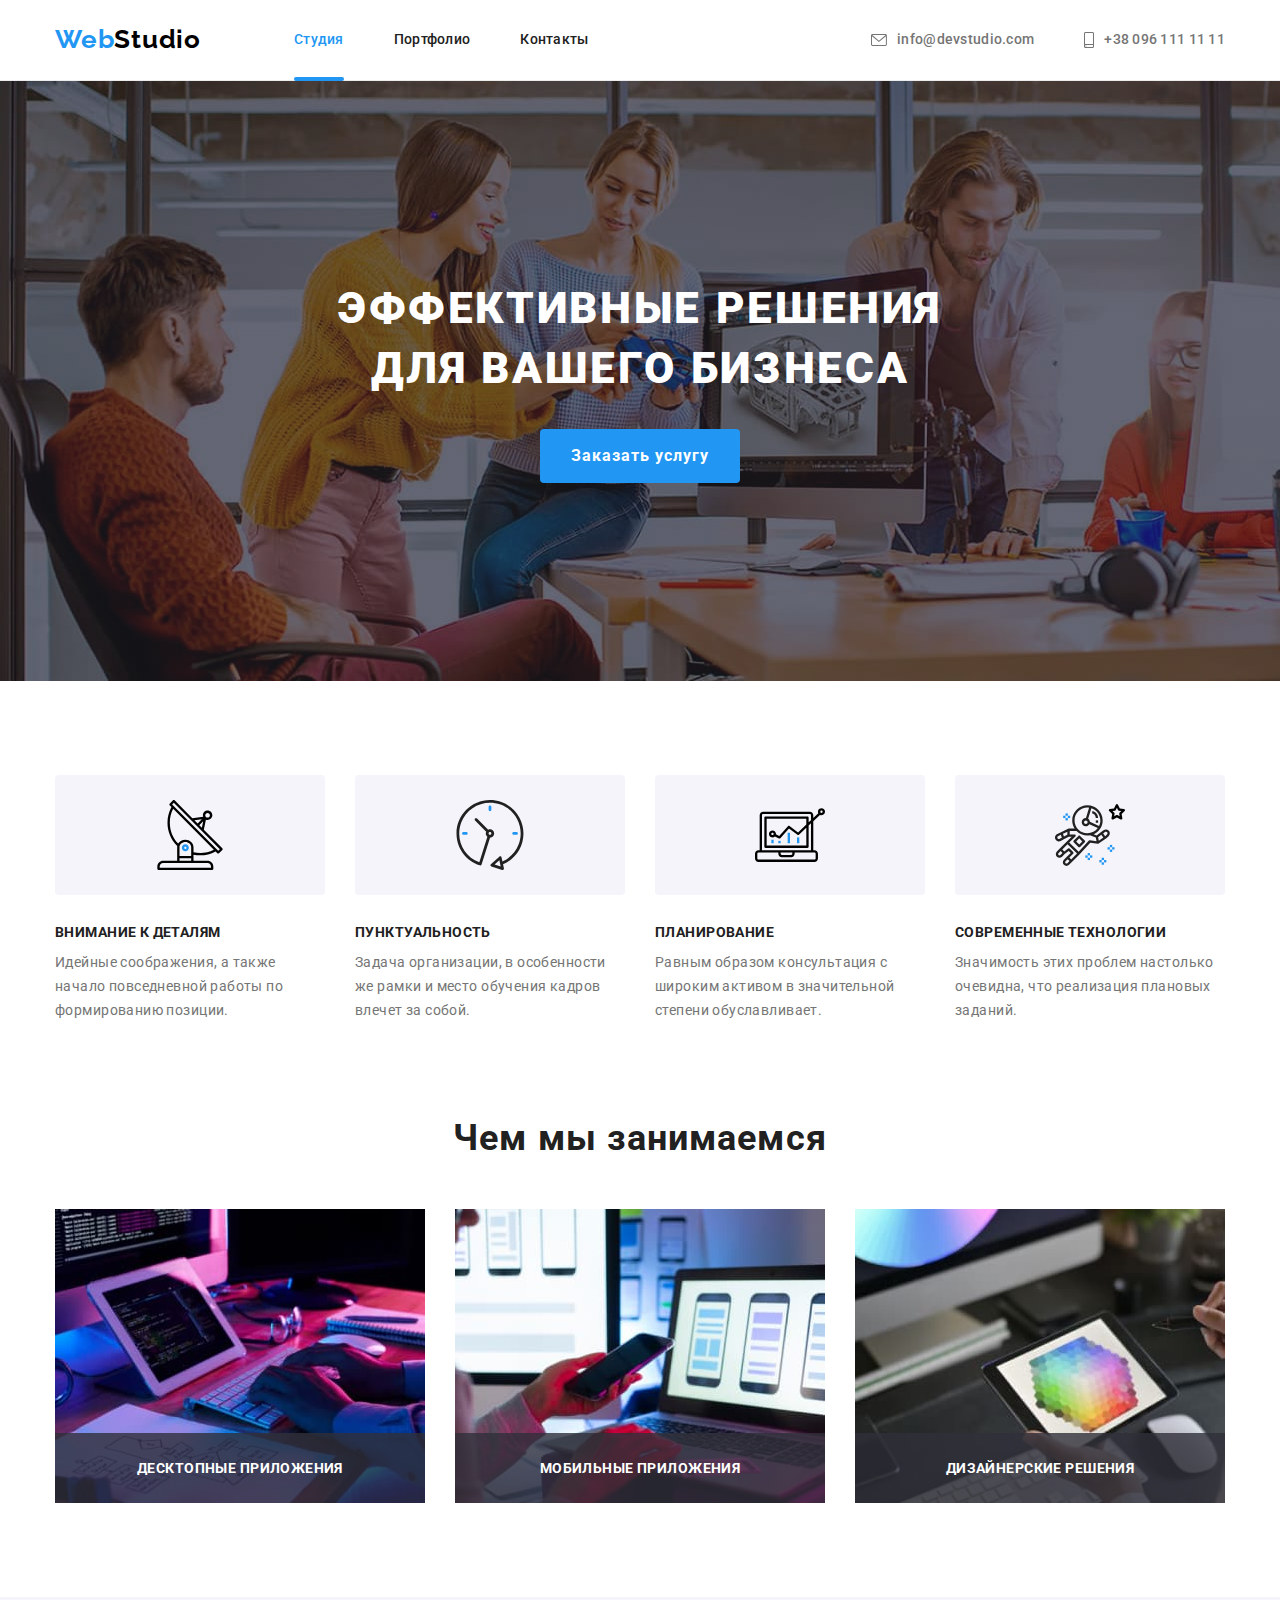
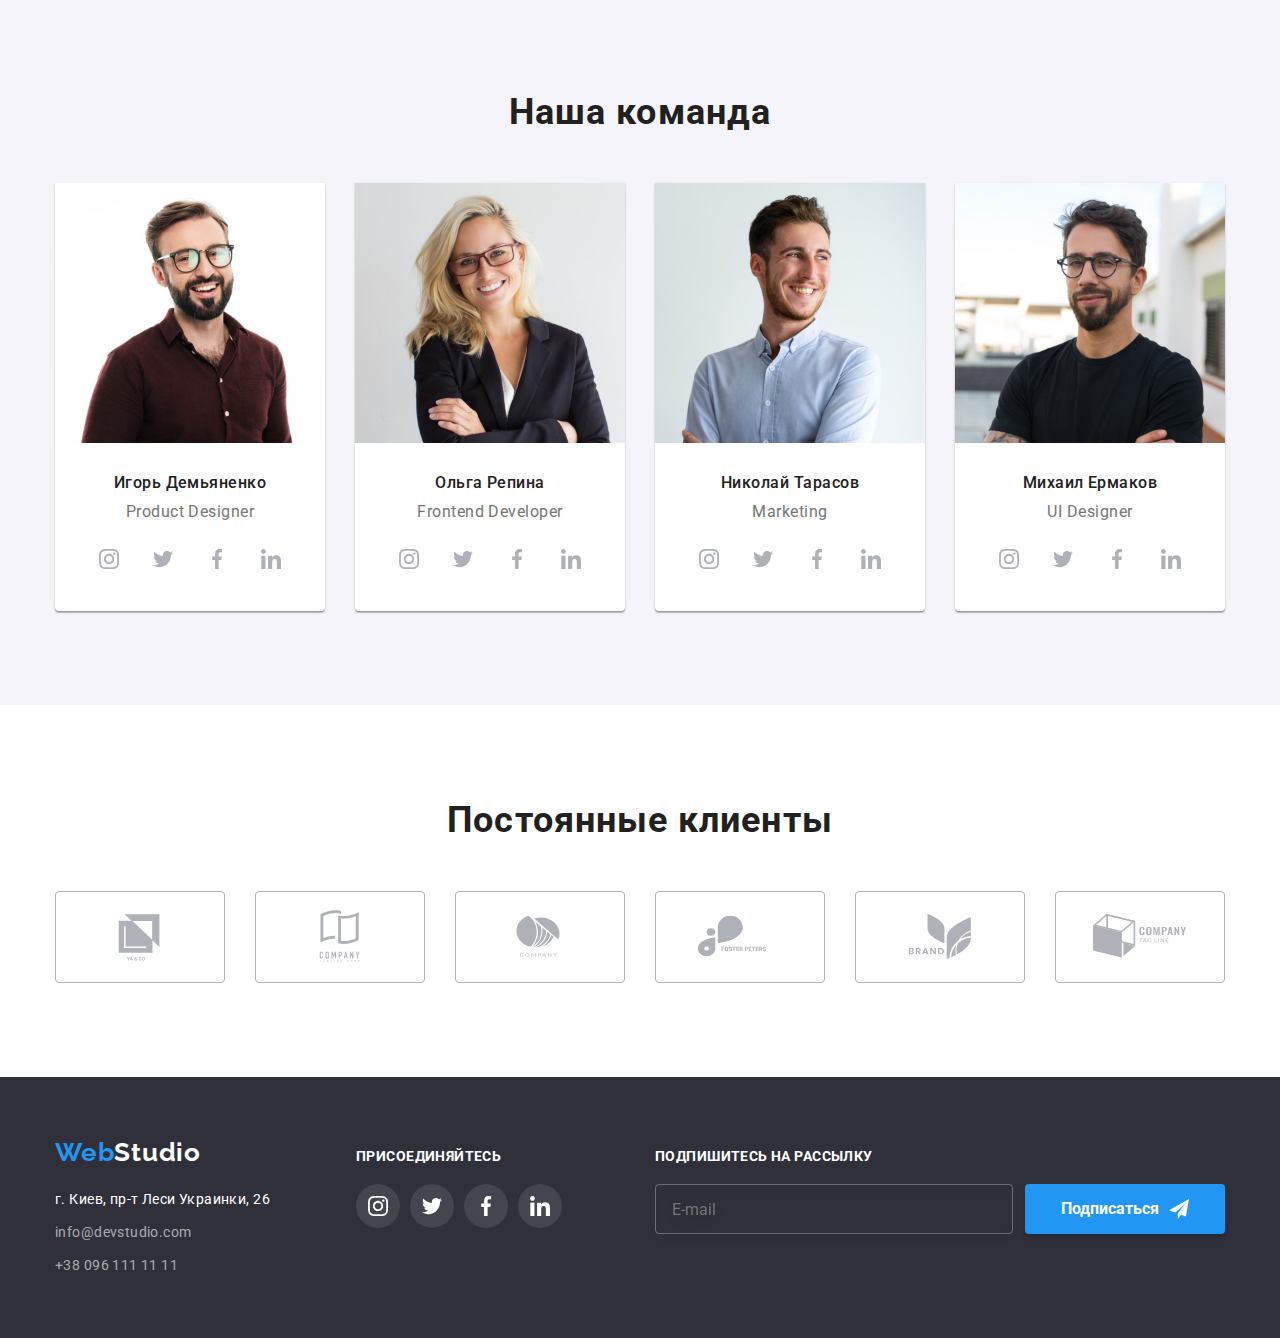
<file: index.html>
<!DOCTYPE html>
<html lang="ru">
  <head>
    <meta charset="UTF-8" />
    <meta http-equiv="X-UA-Compatible" content="IE=edge" />
    <meta name="viewport" content="width=device-width, initial-scale=1.0" />
    <title>WebStudio</title>
    <link rel="preconnect" href="https://fonts.googleapis.com" />
    <link rel="preconnect" href="https://fonts.gstatic.com" crossorigin />
    <link
      href="https://fonts.googleapis.com/css2?family=Raleway:wght@700&family=Roboto:wght@400;500;700;900&display=swap"
      rel="stylesheet"
    />
    <link rel="stylesheet" href="./css/modern-normalize.css" />
    <link rel="stylesheet" href="./css/styles.css" />
  </head>
  <body>
    <header class="header">
      <div class="container container-header">
        <a href="./index.html" lang="en" class="header-logo"
          ><span class="logo-color">Web</span>Studio</a
        >
        <nav class="site-nav">
          <ul class="header-list">
            <li class="header-item">
              <a href="./index.html" class="header-link link current">Студия</a>
            </li>
            <li class="header-item">
              <a href="./portfolio.html" class="header-link link">Портфолио</a>
            </li>
            <li class="header-item">
              <a href="#" class="header-link link">Контакты</a>
            </li>
          </ul>
        </nav>
        <ul class="contact-list">
          <li class="contact-item">
            <a href="mailto:info@devstudio.com" class="ln-contact link">
              <svg class="icons-header" width="16" height="12">
                <use href="./images/icons.svg#icon-envelope"></use></svg>info@devstudio.com
            </a>
          </li>
          <li class="contact-item">
            <a href="tel:+380961111111" class="ln-contact link">
              <svg class="icons-header" width="10" height="16">
                <use href="./images/icons.svg#icon-smartphone"></use></svg>+38 096 111 11 11</a>
          </li>
        </ul>
      </div>
    </header>
    <main>
      <section class="hero">
        <h1 class="hero-title">Эффективные решения для вашего бизнеса</h1>
        <button type="button" class="hero-button" data-modal-open>
          Заказать услугу
        </button>
      </section>
      <section class="section">
        <div class="container">
          <h2 class="visually-hidden">Особенности</h2>
          <ul class="about-list">
            <li class="about-item">
              <div class="container-about-icon">
                <svg class="about-icon" width="70" height="70">
                  <use href="./images/icons.svg#icon-antenna"></use>
                </svg>
              </div>
              <h3 class="about-title">Внимание к деталям</h3>
              <p class="about-text">
                Идейные соображения, а также начало повседневной работы по
                формированию позиции.
              </p>
            </li>
            <li class="about-item">
              <div class="container-about-icon">
                <svg class="about-icon" width="70" height="70">
                  <use href="./images/icons.svg#icon-clock"></use>
                </svg>
              </div>
              <h3 class="about-title">Пунктуальность</h3>
              <p class="about-text">
                Задача организации, в особенности же рамки и место обучения
                кадров влечет за собой.
              </p>
            </li>
            <li class="about-item">
              <div class="container-about-icon">
                <svg class="about-icon" width="70" height="70">
                  <use href="./images/icons.svg#icon-diagram"></use>
                </svg>
              </div>
              <h3 class="about-title">Планирование</h3>
              <p class="about-text">
                Равным образом консультация с широким активом в значительной
                степени обуславливает.
              </p>
            </li>
            <li class="about-item">
              <div class="container-about-icon">
                <svg class="about-icon" width="70" height="70">
                  <use href="./images/icons.svg#icon-astronaut"></use>
                </svg>
              </div>
              <h3 class="about-title">Современные технологии</h3>
              <p class="about-text">
                Значимость этих проблем настолько очевидна, что реализация
                плановых заданий.
              </p>
            </li>
          </ul>
        </div>
      </section>
      <section class="section project-section">
        <div class="container">
          <h2 class="project-title">Чем мы занимаемся</h2>
          <ul class="project-list">
            <li class="project-img">
              <div class="project-img-wrap">
                <img src="./images/box1.jpg" alt="markup" width="370" />
                <p class="project-imgtext">Десктопные приложения</p>
              </div>
            </li>
            <li class="project-img">
              <div class="project-img-wrap">
                <img src="./images/box2.jpg" alt="app design" width="370" />
                <p class="project-imgtext">Мобильные приложения</p>
              </div>
            </li>
            <li class="project-img">
              <div class="project-img-wrap">
                <img src="./images/box3.jpg" alt="design" width="370" />
                <p class="project-imgtext">Дизайнерские решения</p>
              </div>
            </li>
          </ul>
        </div>
      </section>
      <section class="section section-team">
        <div class="container">
          <h2 class="team-title">Наша команда</h2>
          <ul class="team-list">
            <li class="team-item">
              <img
                src="./images/demianenko.jpg"
                alt="Product Designer"
                width="270"
                height="260"
                class="team-photo"
              />
              <div class="teamtext-container">
                <h3 class="team-member-name">Игорь Демьяненко</h3>
                <p lang="en" class="team-member-info">Product Designer</p>
                <ul class="team-social-list list">
                  <li class="team-social-item">
                    <a
                      href="https://www.instagram.com/"
                      class="team-social-link"
                    >
                      <svg class="team-social-icon" width="20" height="20">
                        <use href="./images/icons.svg#icon-instagram"></use>
                      </svg>
                    </a>
                  </li>
                  <li class="team-social-item">
                    <a
                      href="https://twitter.com/?lang=uk"
                      class="team-social-link"
                    >
                      <svg class="team-social-icon" width="20" height="20">
                        <use href="./images/icons.svg#icon-twitter"></use>
                      </svg>
                    </a>
                  </li>
                  <li class="team-social-item">
                    <a
                      href="https://uk-ua.facebook.com/"
                      class="team-social-link"
                    >
                      <svg class="team-social-icon" width="20" height="20">
                        <use href="./images/icons.svg#icon-facebook"></use>
                      </svg>
                    </a>
                  </li>
                  <li class="team-social-item">
                    <a
                      href="https://www.linkedin.com/"
                      class="team-social-link"
                    >
                      <svg class="team-social-icon" width="20" height="20">
                        <use href="./images/icons.svg#icon-linkedin"></use>
                      </svg>
                    </a>
                  </li>
                </ul>
              </div>
            </li>
            <li class="team-item">
              <img
                src="./images/repina.jpg"
                alt="Frontend Developer"
                width="270"
                height="260"
                class="team-photo"
              />
              <div class="teamtext-container">
                <h3 class="team-member-name">Ольга Репина</h3>
                <p lang="en" class="team-member-info">Frontend Developer</p>
                <ul class="team-social-list list">
                  <li class="team-social-item">
                    <a
                      href="https://www.instagram.com/"
                      class="team-social-link"
                    >
                      <svg class="team-social-icon" width="20" height="20">
                        <use href="./images/icons.svg#icon-instagram"></use>
                      </svg>
                    </a>
                  </li>
                  <li class="team-social-item">
                    <a
                      href="https://twitter.com/?lang=uk"
                      class="team-social-link"
                    >
                      <svg class="team-social-icon" width="20" height="20">
                        <use href="./images/icons.svg#icon-twitter"></use>
                      </svg>
                    </a>
                  </li>
                  <li class="team-social-item">
                    <a
                      href="https://uk-ua.facebook.com/"
                      class="team-social-link"
                    >
                      <svg class="team-social-icon" width="20" height="20">
                        <use href="./images/icons.svg#icon-facebook"></use>
                      </svg>
                    </a>
                  </li>
                  <li class="team-social-item">
                    <a
                      href="https://www.linkedin.com/"
                      class="team-social-link"
                    >
                      <svg class="team-social-icon" width="20" height="20">
                        <use href="./images/icons.svg#icon-linkedin"></use>
                      </svg>
                    </a>
                  </li>
                </ul>
              </div>
            </li>
            <li class="team-item">
              <img
                src="./images/tarasov.jpg"
                alt="Marketing"
                width="270"
                height="260"
                class="team-photo"
              />
              <div class="teamtext-container">
                <h3 class="team-member-name">Николай Тарасов</h3>
                <p lang="en" class="team-member-info">Marketing</p>
                <ul class="team-social-list list">
                  <li class="team-social-item">
                    <a
                      href="https://www.instagram.com/"
                      class="team-social-link"
                    >
                      <svg class="team-social-icon" width="20" height="20">
                        <use href="./images/icons.svg#icon-instagram"></use>
                      </svg>
                    </a>
                  </li>
                  <li class="team-social-item">
                    <a
                      href="https://twitter.com/?lang=uk"
                      class="team-social-link"
                    >
                      <svg class="team-social-icon" width="20" height="20">
                        <use href="./images/icons.svg#icon-twitter"></use>
                      </svg>
                    </a>
                  </li>
                  <li class="team-social-item">
                    <a
                      href="https://uk-ua.facebook.com/"
                      class="team-social-link"
                    >
                      <svg class="team-social-icon" width="20" height="20">
                        <use href="./images/icons.svg#icon-facebook"></use>
                      </svg>
                    </a>
                  </li>
                  <li class="team-social-item">
                    <a
                      href="https://www.linkedin.com/"
                      class="team-social-link"
                    >
                      <svg class="team-social-icon" width="20" height="20">
                        <use href="./images/icons.svg#icon-linkedin"></use>
                      </svg>
                    </a>
                  </li>
                </ul>
              </div>
            </li>
            <li class="team-item">
              <img
                src="./images/yermakov.jpg"
                alt="UI Designer"
                width="270"
                height="260"
                class="team-photo"
              />
              <div class="teamtext-container">
                <h3 class="team-member-name">Михаил Ермаков</h3>
                <p lang="en" class="team-member-info">UI Designer</p>
                <ul class="team-social-list list">
                  <li class="team-social-item">
                    <a
                      href="https://www.instagram.com/"
                      class="team-social-link"
                    >
                      <svg class="team-social-icon" width="20" height="20">
                        <use href="./images/icons.svg#icon-instagram"></use>
                      </svg>
                    </a>
                  </li>
                  <li class="team-social-item">
                    <a
                      href="https://twitter.com/?lang=uk"
                      class="team-social-link"
                    >
                      <svg class="team-social-icon" width="20" height="20">
                        <use href="./images/icons.svg#icon-twitter"></use>
                      </svg>
                    </a>
                  </li>
                  <li class="team-social-item">
                    <a
                      href="https://uk-ua.facebook.com/"
                      class="team-social-link"
                    >
                      <svg class="team-social-icon" width="20" height="20">
                        <use href="./images/icons.svg#icon-facebook"></use>
                      </svg>
                    </a>
                  </li>
                  <li class="team-social-item">
                    <a
                      href="https://www.linkedin.com/"
                      class="team-social-link"
                    >
                      <svg class="team-social-icon" width="20" height="20">
                        <use href="./images/icons.svg#icon-linkedin"></use>
                      </svg>
                    </a>
                  </li>
                </ul>
              </div>
            </li>
          </ul>
        </div>
      </section>
      <section class="section">
        <div class="container">
          <h2 class="team-title">Постоянные клиенты</h2>
          <ul class="client-list container-clients">
            <li class="client-item">
              <a href="" class="client-link link">
                <svg class="client-icon" width="106" height="60">
                  <use href="./images/icons.svg#icon-logoyago"></use>
                </svg>
              </a>
            </li>
            <li class="client-item">
              <a href="" class="client-link link">
                <svg class="client-icon" width="106" height="60">
                  <use href="./images/icons.svg#icon-logocompany2"></use>
                </svg>
              </a>
            </li>
            <li class="client-item">
              <a href="" class="client-link link">
                <svg class="client-icon" width="106" height="60">
                  <use href="./images/icons.svg#icon-logocompany"></use>
                </svg>
              </a>
            </li>
            <li class="client-item">
              <a href="" class="client-link link">
                <svg class="client-icon" width="106" height="60">
                  <use href="./images/icons.svg#icon-logofosterpeters"></use>
                </svg>
              </a>
            </li>
            <li class="client-item">
              <a href="" class="client-link link">
                <svg class="client-icon" width="106" height="60">
                  <use href="./images/icons.svg#icon-logobrand"></use>
                </svg>
              </a>
            </li>
            <li class="client-item">
              <a href="" class="client-link link">
                <svg class="client-icon" width="106" height="60">
                  <use href="./images/icons.svg#icon-logotagline"></use>
                </svg>
              </a>
            </li>
          </ul>
        </div>
      </section>
    </main>
    <footer class="footer">
      <div class="container container-footer">
        <div class="container-footer-left">
          <a href="./index.html" lang="en" class="footer-logo"
            ><span class="logo-color">Web</span>Studio</a
          >
          <address>
            <ul>
              <li class="footer-item">
                <a
                  href="https://goo.gl/maps/wxARDyRyRh4Czm1X7"
                  target="blank"
                  class="address link"
                  >г. Киев, пр-т Леси Украинки, 26</a
                >
              </li>
              <li class="footer-item">
                <a href="mailto:info@devstudio.com" class="footer-contact link"
                  >info@devstudio.com</a
                >
              </li>
              <li class="footer-item">
                <a href="tel:+380961111111" class="footer-contact link"
                  >+38 096 111 11 11</a
                >
              </li>
            </ul>
          </address>
        </div>
        <div class="container-footer-center">
          <p class="foooter-text-link">присоединяйтесь</p>
          <ul class="footer-social-list list">
            <li class="footer-social-item">
              <a href="https://www.instagram.com/" class="footer-social-link">
                <svg class="footer-social-icon" width="20" height="20">
                  <use href="./images/icons.svg#icon-instagram"></use>
                </svg>
              </a>
            </li>
            <li class="footer-social-item">
              <a href="https://twitter.com/?lang=uk" class="footer-social-link">
                <svg class="footer-social-icon" width="20" height="20">
                  <use href="./images/icons.svg#icon-twitter"></use>
                </svg>
              </a>
            </li>
            <li class="footer-social-item">
              <a href="https://uk-ua.facebook.com/" class="footer-social-link">
                <svg class="footer-social-icon" width="20" height="20">
                  <use href="./images/icons.svg#icon-facebook"></use>
                </svg>
              </a>
            </li>
            <li class="footer-social-item">
              <a href="https://www.linkedin.com/" class="footer-social-link">
                <svg class="footer-social-icon" width="20" height="20">
                  <use href="./images/icons.svg#icon-linkedin"></use>
                </svg>
              </a>
            </li>
          </ul>
        </div>
        <form class="container-footer-right">
          <p class="foooter-text-link">Подпишитесь на рассылку</p>
          <div class="footer-right-wrap">
          <input type="email" name="user-footer-email" class="user-footer-email" placeholder="E-mail">
          <button type="submit" class="footer-subscribe-btn">
            Подписаться
            <svg class="footer-btn-icon" width="20" height="20">
              <use href="./images/icons.svg#icon-send"></use>
            </svg>
          </button>
          </div>
        </form>
      </div>
    </footer>
    <div class="backdrop is-hidden" data-modal>
         <div class="modal">
        <button type="button" class="modal-close" data-modal-close>
          <svg class="close-cross" width="18" height="18">
            <use href="./images/icons.svg#close-cross"></use>
          </svg>
        </button>
        <p class="modal-title">Оставьте свои данные, мы вам перезвоним</p>
        <form action="#" name="contact-form" autocomplete="on" 
        class="modal-form">
        <div class="modal-info">
        <label for="user-name" class="modal-label">Имя</label>
        <div class="input-wrap">
        <input type="text" name="user-name" class="modal-input" id="user-name" />
        <svg class="input-icon" width="18" height="18" >
          <use href="./images/icons.svg#icon-person-black"></use>
        </svg>
        </div>
          </div>
        <div class="modal-info">
          <label for="user-tel" class="modal-label">Телефон</label>
          <div class="input-wrap">
        <input type="tel" name="user-tel" class="modal-input" id="user-tel" required />
        <svg class="input-icon" width="18" height="18">
          <use href="./images/icons.svg#icon-phone-black"></use>
        </svg>
        </div>
        </div>
        <div class="modal-info">
          <label for="user-email" class="modal-label">Почта</label>
          <div class="input-wrap">
        <input type="email" name="user-email" class="modal-input" id="user-email" />
        <svg class="input-icon" width="18" height="18">
          <use href="./images/icons.svg#icon-email-black"></use>
        </svg>
        </div>
        </div>
        <div class="modal-info">
          <label for="user-comment" class="modal-label">Комментарий</label>
        <textarea type="text" name="user-comment" class="modal-textarea" placeholder="Введите текст" id="user-comment"></textarea>
          </div>
          <div class="modal-terms">
            <input type="checkbox" name="terms" value="check" id="modal-check" class="modal-check visually-hidden" />
            <label for="modal-check" class="modal-check-text"> <span><svg class="icon-check" width="16" height="15">
              <use href="images/icons.svg#icon-check"></use>
            </svg></span>Соглашаюсь с рассылкой и принимаю &nbsp;<a href="#" class="link-input link">Условия договора</a></label>
          </div>
        <button type="submit" class="modal-button">Отправить</button>   
        </form>
      </div>
    </div>
    <script src="./js/modal.js"></script>
  </body>
</html>
</file>
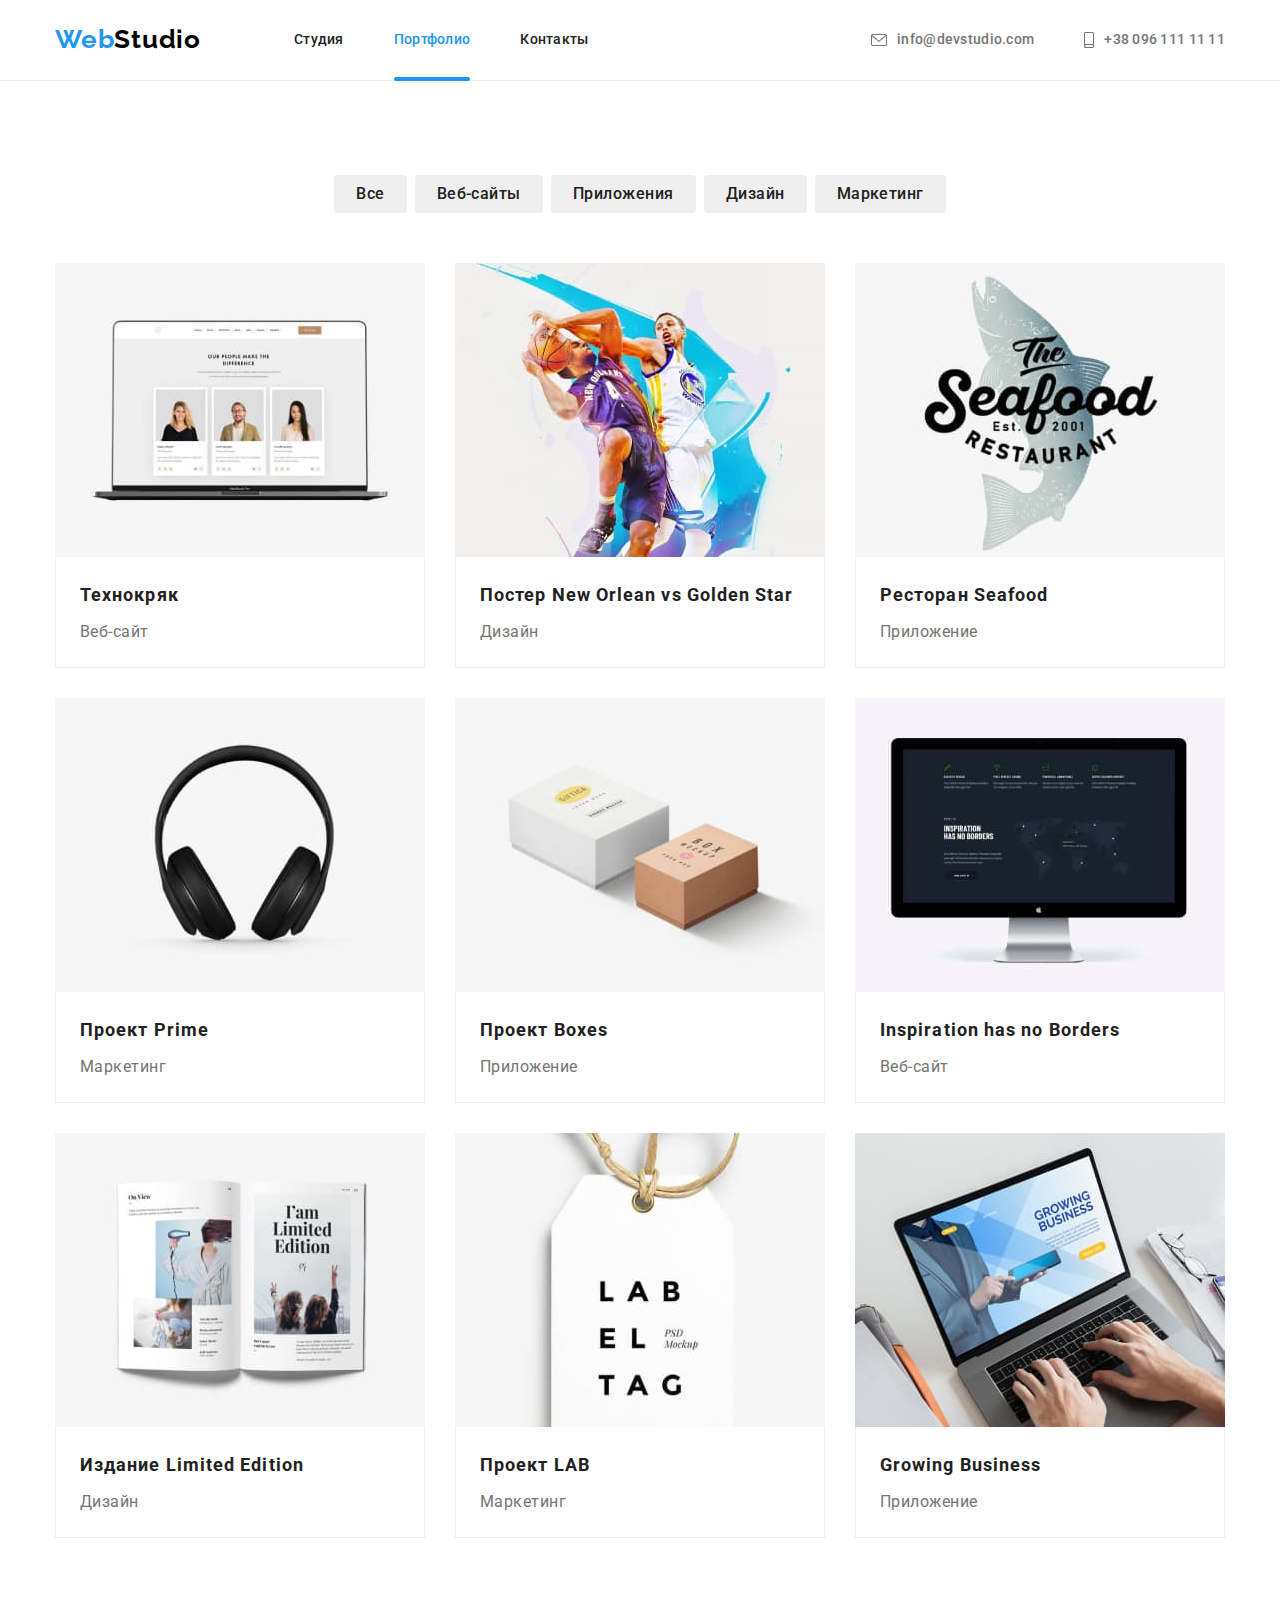
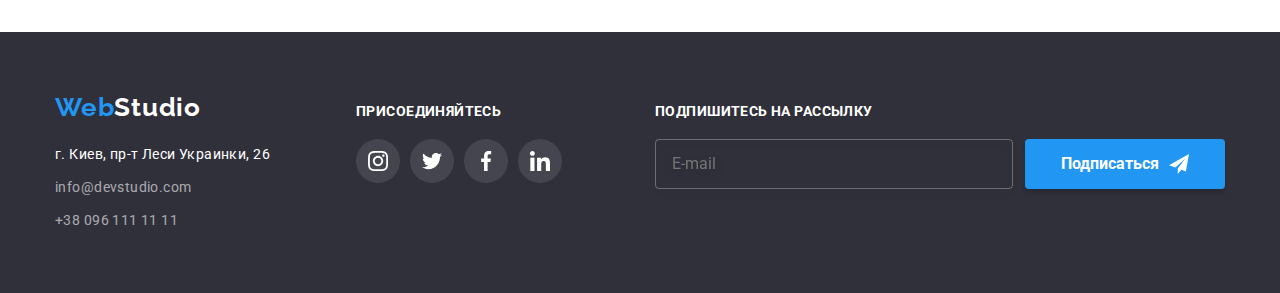
<file: portfolio.html>
<!DOCTYPE html>
<html lang="ru">
  <head>
    <meta charset="UTF-8" />
    <meta http-equiv="X-UA-Compatible" content="IE=edge" />
    <meta name="viewport" content="width=device-width, initial-scale=1.0" />
    <title>Portfolio</title>
    <link rel="preconnect" href="https://fonts.googleapis.com" />
    <link rel="preconnect" href="https://fonts.gstatic.com" crossorigin />
    <link
      href="https://fonts.googleapis.com/css2?family=Raleway:wght@700&family=Roboto:wght@400;500;700;900&display=swap"
      rel="stylesheet"
    />
    <link rel="stylesheet" href="css/modern-normalize.css" />
    <link rel="stylesheet" href="css/styles.css" />
  </head>
  <body>
    <header class="header">
      <div class="container container-header">
        <a href="./index.html" lang="en" class="header-logo"
          ><span class="logo-color">Web</span>Studio</a
        >
        <nav class="site-nav">
          <ul class="header-list">
            <li class="header-item">
              <a href="./index.html" class="header-link link">Студия</a>
            </li>
            <li class="header-item">
              <a href="./portfolio.html" class="header-link link current"
                >Портфолио</a
              >
            </li>
            <li class="header-item">
              <a href="#" class="header-link link">Контакты</a>
            </li>
          </ul>
        </nav>
        <ul class="contact-list">
          <li class="contact-item">
            <a href="mailto:info@devstudio.com" class="ln-contact link">
              <svg class="icons-header" width="16" height="12">
                <use href="./images/icons.svg#icon-envelope"></use></svg>info@devstudio.com
            </a>
          </li>
          <li class="contact-item">
            <a href="tel:+380961111111" class="ln-contact link">
              <svg class="icons-header" width="10" height="16">
                <use href="./images/icons.svg#icon-smartphone"></use></svg>+38 096 111 11 11</a
            >
          </li>
        </ul>
      </div>
    </header>
    <main>
      <section class="section">
        <div class="container">
          <h1 class="visually-hidden">Наши работы</h1>
          <ul class="btn-list">
            <li class="btn-item">
              <button type="button" class="button portfolio-btn">Все</button>
            </li>
            <li class="btn-item">
              <button type="button" class="button portfolio-btn">
                Веб-сайты
              </button>
            </li>
            <li class="btn-item">
              <button type="button" class="button portfolio-btn">
                Приложения
              </button>
            </li>
            <li class="btn-item">
              <button type="button" class="button portfolio-btn">Дизайн</button>
            </li>
            <li class="btn-item">
              <button type="button" class="button portfolio-btn">
                Маркетинг
              </button>
            </li>
          </ul>
          <ul class="examples">
            <li class="examples-item">
              <a href="#" class="examples-item-link link">
                <div class="examples-imgtext-wrap">
                  <img
                    src="./images/technokriak.jpg"
                    alt="Laptop"
                    width="370"
                    height="294"
                  />
                  <p class="examples-imgtext">
                    Технокряк это современная площадка распространения
                    коронавируса. Компании используют эту платформу для
                    цифрового шпионажа и атак на защищённые сервера конкурентов.
                  </p>
                </div>
                <div class="container-cardtext">
                  <h2 class="examples-header">Технокряк</h2>
                  <p class="examples-text">Веб-сайт</p>
                </div>
              </a>
            </li>
            <li class="examples-item">
              <a href="#" class="link examples-item-link">
                <div class="examples-imgtext-wrap">
                  <img src="./images/posterneworlean.jpg" alt="Basketball players poster" width="370" height="294" />
                  <p class="examples-imgtext">
                    Технокряк это современная площадка распространения
                    коронавируса. Компании используют эту платформу для
                    цифрового шпионажа и атак на защищённые сервера конкурентов.
                  </p>
                </div>
                
                <div class="container-cardtext">
                  <h2 class="examples-header">
                    Постер <span lang="en">New Orlean vs Golden Star</span>
                  </h2>
                  <p class="examples-text">Дизайн</p>
                </div>
              </a>
            </li>
            <li class="examples-item">
              <a href="#" class="examples-item-link link">
                <div class="examples-imgtext-wrap">
                  <img src="./images/seafood.jpg" alt="Restaurant Seafood Logo" width="370" height="294" />
                  <p class="examples-imgtext">
                    Технокряк это современная площадка распространения
                    коронавируса. Компании используют эту платформу для
                    цифрового шпионажа и атак на защищённые сервера конкурентов.
                  </p>
                </div>
                
                <div class="container-cardtext">
                  <h2 class="examples-header">
                    Ресторан <span lang="en">Seafood</span>
                  </h2>
                  <p class="examples-text">Приложение</p>
                </div>
              </a>
            </li>
            <li class="examples-item">
              <a href="#" class="examples-item-link link">
                <div class="examples-imgtext-wrap">
                  <img src="./images/projectprime.jpg" alt="Black Headphones" width="370" height="294" />
                  <p class="examples-imgtext">
                    Технокряк это современная площадка распространения
                    коронавируса. Компании используют эту платформу для
                    цифрового шпионажа и атак на защищённые сервера конкурентов.
                  </p>
                </div>
                
                <div class="container-cardtext">
                  <h2 class="examples-header">
                    Проект <span lang="en">Prime</span>
                  </h2>
                  <p class="examples-text">Маркетинг</p>
                </div>
              </a>
            </li>
            <li class="examples-item">
              <a href="#" class="examples-item-link link">
                <div class="examples-imgtext-wrap">
                  <img src="./images/projectboxes.jpg" alt="Two cardboard boxes" width="370" height="294" />
                  <p class="examples-imgtext">
                    Технокряк это современная площадка распространения
                    коронавируса. Компании используют эту платформу для
                    цифрового шпионажа и атак на защищённые сервера конкурентов.
                  </p>
                </div>
               
                <div class="container-cardtext">
                  <h2 class="examples-header">
                    Проект <span lang="en">Boxes</span>
                  </h2>
                  <p class="examples-text">Приложение</p>
                </div>
              </a>
            </li>
            <li class="examples-item">
              <a href="#" class="examples-item-link link">
                <div class="examples-imgtext-wrap">
                  <img src="./images/inspirationhasnoborders.jpg" alt="PC monitor" width="370" height="294" />
                  <p class="examples-imgtext">
                    Технокряк это современная площадка распространения
                    коронавируса. Компании используют эту платформу для
                    цифрового шпионажа и атак на защищённые сервера конкурентов.
                  </p>
                </div>
               
                <div class="container-cardtext">
                  <h2 lang="en" class="examples-header">
                    Inspiration has no Borders
                  </h2>
                  <p class="examples-text">Веб-сайт</p>
                </div>
              </a>
            </li>
            <li class="examples-item">
              <a href="#" class="examples-item-link link">
                <div class="examples-imgtext-wrap">
                  <img src="./images/limitededition.jpg" alt="Opened book" width="370" height="294" />
                  <p class="examples-imgtext">
                    Технокряк это современная площадка распространения
                    коронавируса. Компании используют эту платформу для
                    цифрового шпионажа и атак на защищённые сервера конкурентов.
                  </p>
                </div>
               
                <div class="container-cardtext">
                  <h2 class="examples-header">
                    Издание <span lang="en">Limited Edition</span>
                  </h2>
                  <p class="examples-text">Дизайн</p>
                </div>
              </a>
            </li>
            <li class="examples-item">
              <a href="#" class="examples-item-link link">
                <div class="examples-imgtext-wrap">
                    <img src="./images/projectlab.jpg" alt="Label tag" width="370" height="294" />
                  <p class="examples-imgtext">
                    Технокряк это современная площадка распространения
                    коронавируса. Компании используют эту платформу для
                    цифрового шпионажа и атак на защищённые сервера конкурентов.
                  </p>
                </div>
             
                <div class="container-cardtext">
                  <h2 class="examples-header">
                    Проект <span lang="en">LAB</span>
                  </h2>
                  <p class="examples-text">Маркетинг</p>
                </div>
              </a>
            </li>
            <li class="examples-item">
              <a href="#" class="examples-item-link link">
                <div class="examples-imgtext-wrap">
                  <img src="./images/growingbusiness.jpg" alt="Hands on keyboard" width="370" height="294" />
                  <p class="examples-imgtext">
                    Технокряк это современная площадка распространения
                    коронавируса. Компании используют эту платформу для
                    цифрового шпионажа и атак на защищённые сервера конкурентов.
                  </p>
                </div>
               
                <div class="container-cardtext">
                  <h2 class="examples-header" lang="en">Growing Business</h2>
                  <p class="examples-text">Приложение</p>
                </div>
              </a>
            </li>
          </ul>
        </div>
      </section>
    </main>
  <footer class="footer">
    <div class="container container-footer">
      <div class="container-footer-left">
        <a href="./index.html" lang="en" class="footer-logo"><span class="logo-color">Web</span>Studio</a>
        <address>
          <ul>
            <li class="footer-item">
              <a href="https://goo.gl/maps/wxARDyRyRh4Czm1X7" target="blank" class="address link">г. Киев, пр-т Леси
                Украинки, 26</a>
            </li>
            <li class="footer-item">
              <a href="mailto:info@devstudio.com" class="footer-contact link">info@devstudio.com</a>
            </li>
            <li class="footer-item">
              <a href="tel:+380961111111" class="footer-contact link">+38 096 111 11 11</a>
            </li>
          </ul>
        </address>
      </div>
      <div class="container-footer-center">
        <p class="foooter-text-link">присоединяйтесь</p>
        <ul class="footer-social-list list">
          <li class="footer-social-item">
            <a href="https://www.instagram.com/" class="footer-social-link">
              <svg class="footer-social-icon" width="20" height="20">
                <use href="./images/icons.svg#icon-instagram"></use>
              </svg>
            </a>
          </li>
          <li class="footer-social-item">
            <a href="https://twitter.com/?lang=uk" class="footer-social-link">
              <svg class="footer-social-icon" width="20" height="20">
                <use href="./images/icons.svg#icon-twitter"></use>
              </svg>
            </a>
          </li>
          <li class="footer-social-item">
            <a href="https://uk-ua.facebook.com/" class="footer-social-link">
              <svg class="footer-social-icon" width="20" height="20">
                <use href="./images/icons.svg#icon-facebook"></use>
              </svg>
            </a>
          </li>
          <li class="footer-social-item">
            <a href="https://www.linkedin.com/" class="footer-social-link">
              <svg class="footer-social-icon" width="20" height="20">
                <use href="./images/icons.svg#icon-linkedin"></use>
              </svg>
            </a>
          </li>
        </ul>
      </div>
      <form class="container-footer-right">
        <p class="foooter-text-link">Подпишитесь на рассылку</p>
        <div class="footer-right-wrap">
          <input type="email" name="user-footer-email" class="user-footer-email" placeholder="E-mail">
          <button type="submit" class="footer-subscribe-btn">
            Подписаться
            <svg class="footer-btn-icon" width="20" height="20">
              <use href="./images/icons.svg#icon-send"></use>
            </svg>
          </button>
        </div>
      </form>
    </div>
  </footer>
  </body>
</html>
</file>
<file: css/styles.css>
:root {
  --logo-black-color: #000000;
  --text-color: #212121;
  --background-herofoot-color: #2f303a;
  --link-color: #757575;
  --accent-color: #2196f3;
  --white-color: #ffffff;
  --team-background: #f5f4fa;
  --svg-color: #afb1b8;
}
body {
  font-family: "Roboto", sans-serif;
  background-color: var(--white-color);
  color: var(--link-color);
}
h1,
h2,
h3,
p {
  margin-top: 0px;
  margin-bottom: 0px;
}
img {
  display: block;
  max-width: 100%;
  height: auto;
}
ul {
  list-style: none;
  padding: 0;
  margin-top: 0px;
  margin-bottom: 0px;
}
.link {
  text-decoration: none;
  transition: color 250ms cubic-bezier(0.4, 0, 0.2, 1),
    background-color 250ms cubic-bezier(0.4, 0, 0.2, 1);
}
.link:hover,
.link:focus {
  color: var(--accent-color);
  cursor: pointer;
}
.button {
  transition: color 250ms cubic-bezier(0.4, 0, 0.2, 1),
    background-color 250ms cubic-bezier(0.4, 0, 0.2, 1),
    shadow 250ms cubic-bezier(0.4, 0, 0.2, 1);
}
.button:hover,
.portfolio-btn:hover,
.button:focus,
.portfolio-btn:focus {
  color: var(--white-color);
  background-color: var(--accent-color);
  box-shadow: 0px 4px 4px rgba(0, 0, 0, 0.25);
  cursor: pointer;
}
.visually-hidden {
  position: absolute;
  white-space: nowrap;
  width: 1px;
  height: 1px;
  overflow: hidden;
  border: 0;
  padding: 0;
  clip: rect(0 0 0 0);
  clip-path: inset(50%);
  margin: -1px;
}
.container {
  width: 1200px;
  padding: 0 15px;
  margin: 0 auto;
}
.section {
  padding: 94px 0;
}

/*------HEADER-----*/
.header {
  border-bottom: 1px solid #ececec;
}
.container-header {
  display: flex;
  align-items: center;
}

.header-logo {
  font-family: Raleway;
  font-weight: 700;
  font-size: 26px;
  line-height: 1.2;
  letter-spacing: 0.03em;
  color: var(--logo-black-color);
  text-decoration: none;
  margin-right: 93px;
}
.logo-color {
  color: var(--accent-color);
}
.header-list {
  display: flex;
  padding-left: 0px;
}
.header-list .header-item:not(:last-child) {
  margin-right: 50px;
}
.header-link {
  display: block;
  padding: 32px 0;
  font-weight: 500;
  font-size: 14px;
  line-height: 1.14;
  letter-spacing: 0.02em;
  color: var(--text-color);
  position: relative;
}
.current {
  color: var(--accent-color);
}
.header-link.current::after {
  content: "";
  width: 100%;
  height: 4px;
  background: var(--accent-color);
  border-radius: 2px;
  position: absolute;
  left: 0;
  bottom: -1px;
}
.contact-list {
  margin-left: auto;
  display: flex;
}
.contact-list .contact-item:not(:last-child) {
  margin-right: 50px;
}
.ln-contact {
  display: flex;
  align-items: center;
  font-weight: 500;
  font-size: 14px;
  line-height: 1.14;
  letter-spacing: 0.02em;
  color: var(--link-color);
  text-decoration: none;
}
.ln-contact:hover .icons-header,
.ln-contact:focus .icons-header {
  color: var(--accent-color);
  fill: var(--accent-color);
}
.icons-header {
  fill: var(--link-color);
  margin-right: 10px;
}
/*-------HERO-------*/
.hero {
  display: flex;
  margin-left: auto;
  margin-right: auto;
  background-image: linear-gradient(
      rgba(47, 48, 58, 0.4),
      rgba(47, 48, 58, 0.4)
    ),
    url("../images/heroimg.jpg");
  background-repeat: no-repeat;
  background-position: 0 0;
  background-size: cover;
  background-color: var(--background-herofoot-color);
  height: 600px;
  max-width: 1600px;
  flex-direction: column;
  justify-content: center;
  align-items: center;
}
.hero-title {
  display: inline-block;
  margin-top: 0px;
  margin-bottom: 30px;
  width: 696px;
  font-weight: 900;
  font-size: 44px;
  line-height: 1.36;
  letter-spacing: 0.06em;
  text-transform: uppercase;
  text-align: center;
  color: var(--white-color);
}
.hero-button {
  font-family: inherit;
  font-weight: 700;
  font-size: 16px;
  line-height: 1.9;
  text-align: center;
  padding: 10px;
  letter-spacing: 0.06em;
  color: var(--white-color);
  min-width: 200px;
  background: var(--accent-color);
  border-radius: 4px;
  border-color: transparent;
  cursor: pointer;
}

/*-----ABOUT-----*/

.about-title {
  font-weight: 700;
  font-size: 14px;
  line-height: 1.14;
  letter-spacing: 0.03em;
  text-transform: uppercase;
  color: var(--text-color);
  margin-bottom: 10px;
}
.about-list {
  display: flex;
  justify-content: center;
}
.about-item {
  width: 270px;
}
.about-item:not(:last-child) {
  margin-right: 30px;
}
.container-about-icon {
  display: flex;
  justify-content: center;
  align-items: center;
  width: 270px;
  height: 120px;
  background: #f5f4fa;
  border-radius: 4px;
  margin-bottom: 30px;
}
.about-text {
  font-size: 14px;
  line-height: 1.71;
  letter-spacing: 0.03em;
}
/*-----PROJECTS----*/
.project-section {
  padding-top: 0;
}
.project-title {
  font-family: inherit;
  font-weight: 700;
  font-size: 36px;
  line-height: 1.17;
  letter-spacing: 0.03em;
  color: var(--text-color);
  text-align: center;
  margin-bottom: 50px;
}
.project-list {
  display: flex;
  justify-content: center;
}
.project-img:not(:last-child) {
  margin-right: 30px;
}
.project-img-wrap {
  position: relative;
}
.project-imgtext {
  position: absolute;
  height: 70px;
  bottom: 0;
  left: 0;
  font-size: 14px;
  line-height: 17;
  font-weight: 700;
  text-transform: uppercase;
  letter-spacing: 0.03em;
  color: var(--white-color);
  background-color: rgba(47, 48, 58, 0.8);
  display: flex;
  align-items: center;
  justify-content: center;
  width: 100%;
}

/*------TEAM-------*/
.section-team {
  background-color: var(--team-background);
}
.team-title {
  font-family: inherit;
  font-weight: 700;
  font-size: 36px;
  line-height: 1.17;
  letter-spacing: 0.03em;
  text-align: center;
  color: var(--text-color);
  margin-bottom: 50px;
}
.team-list {
  display: flex;
}
.team-item {
  background-color: var(--white-color);
  box-shadow: 0px 1px 3px rgba(0, 0, 0, 0.12), 0px 1px 1px rgba(0, 0, 0, 0.14),
    0px 2px 1px rgba(0, 0, 0, 0.2);
  border-radius: 0px 0px 4px 4px;
}
.team-item:not(:last-child) {
  margin-right: 30px;
}
.team-social-list {
  display: flex;
  justify-content: center;
}
.team-social-item {
  width: 44px;
  height: 44px;
}
.team-social-item + .team-social-item {
  margin-left: 10px;
}
.team-social-link {
  display: flex;
  align-items: center;
  justify-content: center;
  width: 100%;
  height: 100%;
  border-radius: 50%;
  transition: background-color 250ms cubic-bezier(0.4, 0, 0.2, 1);
}
.team-social-link:hover,
.team-social-link:focus {
  background-color: var(--accent-color);
}
.team-social-link:hover .team-social-icon,
.team-social-link:focus .team-social-icon {
  fill: var(--white-color);
}
.team-social-icon {
  fill: var(--svg-color);
  transition: fill 250ms cubic-bezier(0.4, 0, 0.2, 1);
}
.teamtext-container {
  padding: 30px 0;
}
.team-member-name {
  font-family: inherit;
  font-weight: 500;
  font-size: 16px;
  line-height: 1.19;
  text-align: center;
  letter-spacing: 0.03em;
  color: var(--text-color);
  margin-bottom: 10px;
}
.team-member-info {
  font-size: 16px;
  line-height: 1.19;
  text-align: center;
  letter-spacing: 0.03em;
  margin-bottom: 16px;
}

/*--------CLIENTS-----*/
.container-clients {
  display: flex;
  flex-direction: row;
}
.client-item {
  width: 170px;
  height: 92px;
}
.client-item + .client-item {
  margin-left: 30px;
}
.client-link {
  display: flex;
  align-items: center;
  justify-content: center;
  width: 100%;
  height: 100%;
  border: 1px solid var(--svg-color);
  box-sizing: border-box;
  border-radius: 4px;
  transition: fill 250ms cubic-bezier(0.4, 0, 0.2, 1),
    border-color 250ms cubic-bezier(0.4, 0, 0.2, 1);
}
.client-link:hover,
.client-link:focus {
  border-color: var(--accent-color);
}
.client-link:hover .client-icon,
.client-link:focus .client-icon {
  fill: var(--accent-color);
}
.client-icon {
  fill: var(--svg-color);
  transition: fill 250ms cubic-bezier(0.4, 0, 0.2, 1);
}

/*------FOOTER------*/
.footer {
  background-color: var(--background-herofoot-color);
  padding: 60px 0;
}
.container-footer {
  align-items: baseline;
  display: flex;
}
.container-footer-left {
  flex-grow: 1;
}
.container-footer-center {
  margin-left: 70px;
  margin-right: 93px;
}
.footer-logo {
  display: inline-block;
  font-family: Raleway;
  font-weight: 700;
  font-size: 26px;
  line-height: 1.2;
  letter-spacing: 0.03em;
  color: var(--white-color);
  text-decoration: none;
  margin-bottom: 20px;
}
.address {
  font-style: normal;
  font-size: 14px;
  line-height: 1.71;
  letter-spacing: 0.03em;
  color: var(--white-color);
}
.footer-contact {
  font-family: inherit;
  font-style: normal;
  font-size: 14px;
  line-height: 1.71;
  letter-spacing: 0.03em;
  color: rgba(255, 255, 255, 0.6);
}
.footer-item:not(:last-child) {
  margin-bottom: 9px;
}
.foooter-text-link {
  font-size: 14px;
  font-weight: bold;
  line-height: 16px;
  letter-spacing: 0.03em;
  text-transform: uppercase;
  margin-bottom: 20px;
  color: var(--white-color);
}
.footer-social-list {
  display: flex;
}
.footer-social-item {
  width: 44px;
  height: 44px;
}
.footer-social-item + .footer-social-item {
  margin-left: 10px;
}
.footer-social-link {
  display: flex;
  align-items: center;
  justify-content: center;
  width: 100%;
  height: 100%;
  border-radius: 50%;
  background-color: hsla(0, 100%, 100%, 0.1);
  transition: background-color 250ms cubic-bezier(0.4, 0, 0.2, 1);
}
.footer-social-link:hover,
.footer-social-link:focus {
  background-color: var(--accent-color);
}
.footer-social-link:hover .footer-social-icon,
.footer-social-link:focus .footer-social-icon {
  fill: var(--white-color);
}
.footer-social-icon {
  fill: var(--white-color);
}
.footer-right-wrap {
  display: flex;
}
.user-footer-email {
  width: 358px;
  height: 50px;
  left: 815px;
  top: 2787px;
  border: 1px solid rgba(255, 255, 255, 0.3);
  box-sizing: border-box;
  filter: drop-shadow(0px 4px 4px rgba(0, 0, 0, 0.15));
  border-radius: 4px;
  background-color: transparent;
  padding-left: 16px;
  outline: none;
  color: var(--white-color);
}
.footer-subscribe-btn {
  display: flex;
  width: 200px;
  height: 50px;
  background: #2196f3;
  box-shadow: 0px 4px 4px rgba(0, 0, 0, 0.15);
  border-radius: 4px;
  border: transparent;
  margin-left: 12px;
  justify-content: center;
  align-items: center;
  font-family: Roboto;
  font-weight: bold;
  font-size: 16px;
  line-height: 30px;
  color: var(--white-color);
  cursor: pointer;
}
.footer-btn-icon {
  fill: var(--white-color);
  margin-left: 10px;
}

/*----------MODAL-WINDOW-----------*/
.backdrop {
  position: fixed;
  width: 100vw;
  height: 100vh;
  background-color: rgba(0, 0, 0, 0.2);
  top: 0;
  left: 0;
  transition: opacity 450ms cubic-bezier(0.4, 0, 0.2, 1),
    visibility 450ms cubic-bezier(0.4, 0, 0.2, 1);
}
.backdrop.is-hidden .modal {
  transform: scale(0.25) skew(45deg);
}
.modal {
  padding: 40px;
  width: 528px;
  min-height: 581px;
  background-color: var(--white-color);
  border-radius: 4px;
  position: absolute;
  top: 50%;
  left: 50%;
  transform: scale(1) skew(0deg) translate(-50%, -50%);
  transition: transform 400ms cubic-bezier(0.4, 0, 0.2, 1);
}
.is-hidden {
  visibility: hidden;
  opacity: 0;
  pointer-events: none;
}
.modal-close {
  position: absolute;
  top: 8px;
  right: 8px;
  width: 30px;
  height: 30px;
  border-radius: 50%;
  border: 1px solid rgba(0, 0, 0, 0.1);
  background-color: transparent;
  display: flex;
  align-items: center;
  justify-content: center;
}
.modal-close:hover,
.modal-close:focus {
  fill: var(--accent-color);
}
.close-cross {
  /* fill: var(--logo-black-color); */
  cursor: pointer;
  transition: fill 250ms cubic-bezier(0.4, 0, 0.2, 1);
}
.modal-title {
  font-family: Roboto;
  font-style: normal;
  font-weight: 700;
  font-size: 20px;
  line-height: 23px;
  text-align: center;
  letter-spacing: 0.03em;
  color: var(--text-color);
  margin-bottom: 12px;
}
.modal-info:not(:nth-child(4n)) {
  margin-bottom: 10px;
}
.modal-label {
  display: block;
  font-family: Roboto;
  font-style: normal;
  font-weight: normal;
  font-size: 12px;
  line-height: 14px;
  margin-bottom: 4px;
}
.input-wrap {
  position: relative;
}
.modal-input {
  width: 100%;
  height: 40px;
  border: 1px solid rgba(33, 33, 33, 0.2);
  box-sizing: border-box;
  border-radius: 4px;
  padding-right: 42px;
  padding-left: 42px;
  outline: none;
  transition: border-color 250ms cubic-bezier(0.4, 0, 0.2, 1);
}
.modal-input:focus + .input-icon {
  fill: var(--accent-color);
}
.modal-input:focus {
  border-color: var(--accent-color);
}
.input-icon {
  position: absolute;
  top: 50%;
  transform: translateY(-50%);
  left: 12px;
  transition: fill 250ms cubic-bezier(0.4, 0, 0.2, 1);
}
.modal-textarea {
  display: block;
  width: 100%;
  height: 120px;
  left: 576px;
  top: 450px;
  border: 1px solid rgba(33, 33, 33, 0.2);
  box-sizing: border-box;
  border-radius: 4px;
  padding-right: 12px;
  padding-left: 12px;
  resize: none;
  outline: none;
  transition: border-color 250ms cubic-bezier(0.4, 0, 0.2, 1);
}
.modal-textarea:focus {
  border-color: var(--accent-color);
}
.modal-textarea::placeholder {
  color: rgba(117, 117, 117, 0.5);
}
.modal-terms {
  margin-top: 20px;
  margin-bottom: 30px;
}
.modal-check-text {
  display: flex;
  font-family: Roboto;
  font-weight: 400;
  font-size: 14px;
  line-height: 24px;
  letter-spacing: 0.03em;
  color: var(--link-color);
  align-items: center;
  justify-content: center;
}
.modal-check-text span {
  width: 16px;
  height: 15px;
  border: 2px solid var(--logo-black-color);
  margin-right: 8px;
  border-radius: 2px;
  display: flex;
  align-items: center;
  justify-content: center;
  transition: background-color 250ms cubic-bezier(0.4, 0, 0.2, 1);
}
.icon-check {
  fill: var(--white-color);
}
.modal-check:checked + .modal-check-text span {
  background-color: var(--accent-color);
  border: none;
}
.link-input {
  display: inline-block;
  color: var(--accent-color);
  text-decoration: underline;
}
.modal-button {
  display: block;
  margin: 0 auto;

  font-family: inherit;
  font-weight: 700;
  font-size: 16px;
  line-height: 1.9;
  text-align: center;
  padding: 10px;
  letter-spacing: 0.06em;
  color: var(--white-color);
  min-width: 200px;
  background: var(--accent-color);
  border-radius: 4px;
  border-color: transparent;
  cursor: pointer;
  box-shadow: 0px 1px 3px rgba(0, 0, 0, 0.12), 0px 1px 1px rgba(0, 0, 0, 0.14),
    0px 2px 1px rgba(0, 0, 0, 0.2);
}
/*------PORTFOLIO-NAVIGATION-------*/
.btn-list {
  display: flex;
  margin-bottom: 50px;
  justify-content: center;
}
.btn-item:not(:last-child) {
  margin-right: 8px;
}
.portfolio-btn {
  padding: 6px 22px;
  border: transparent;
  border-radius: 4px;
  font-family: inherit;
  font-weight: 500;
  font-size: 16px;
  line-height: 1.62;
  text-align: center;
  letter-spacing: 0.03em;
  color: var(--text-color);
}
/*-----PORTFOLIO-EXAMPLES----*/
.examples {
  display: flex;
  flex-wrap: wrap;
}
.examples-item {
  margin-bottom: 30px;
  max-width: 370px;
}
.examples-item:nth-child(n + 7) {
  margin-bottom: 0;
}
.examples-item:not(:nth-child(3n)) {
  margin-right: 30px;
}
.examples-item-link {
  display: block;
  transition: box-shadow 250ms cubic-bezier(0.4, 0, 0.2, 1);
}
.examples-item-link:hover,
.examples-item-link:focus {
  box-shadow: 0px 4px 4px rgba(0, 0, 0, 0.25);
  cursor: pointer;
}
.examples-item-link:hover .examples-imgtext,
.examples-item-link:focus .examples-imgtext {
  transform: translateY(0);
}
/*----------------IMGTEXT-------------------*/
.examples-imgtext-wrap {
  position: relative;
  overflow: hidden;
}
.examples-imgtext {
  position: absolute;
  top: 0;
  left: 0;
  font-size: 18px;
  line-height: 28px;
  letter-spacing: 0.03em;
  color: var(--white-color);
  background-color: rgba(33, 150, 243, 0.9);
  height: 100%;
  padding: 63px 24px;
  transform: translateY(100%);
  transition: transform 250ms cubic-bezier(0.4, 0, 0.2, 1);
  overflow: auto;
}

/* ---------------CARDTEXT------------------ */
.container-cardtext {
  padding: 20px 24px;
  border: 1px solid #eeeeee;
  border-top: none;
}
.examples-header {
  font-family: inherit;
  font-style: 400;
  font-weight: 700;
  font-size: 18px;
  line-height: 2;
  letter-spacing: 0.06em;
  color: var(--text-color);
  margin-bottom: 4px;
}
.examples-text {
  font-size: 16px;
  line-height: 1.87;
  letter-spacing: 0.03em;
  color: var(--link-color);
}
</file>
